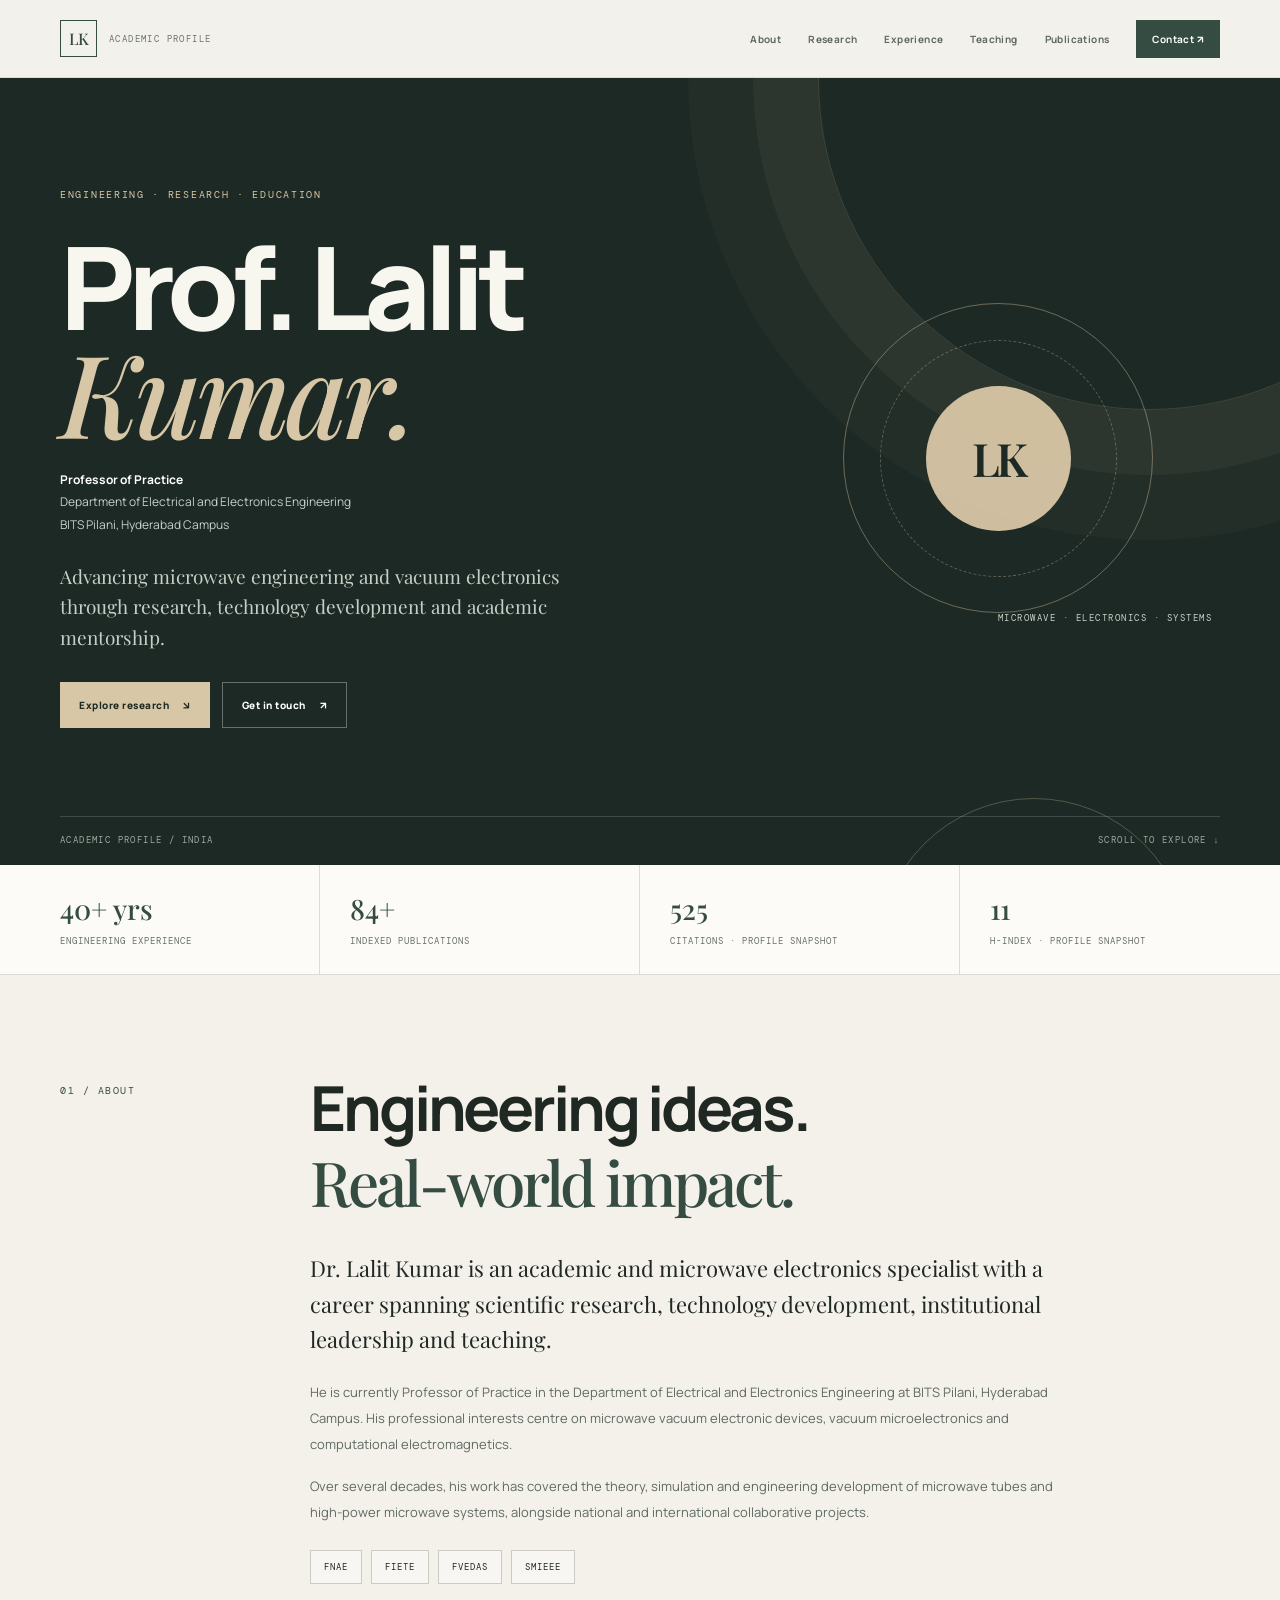
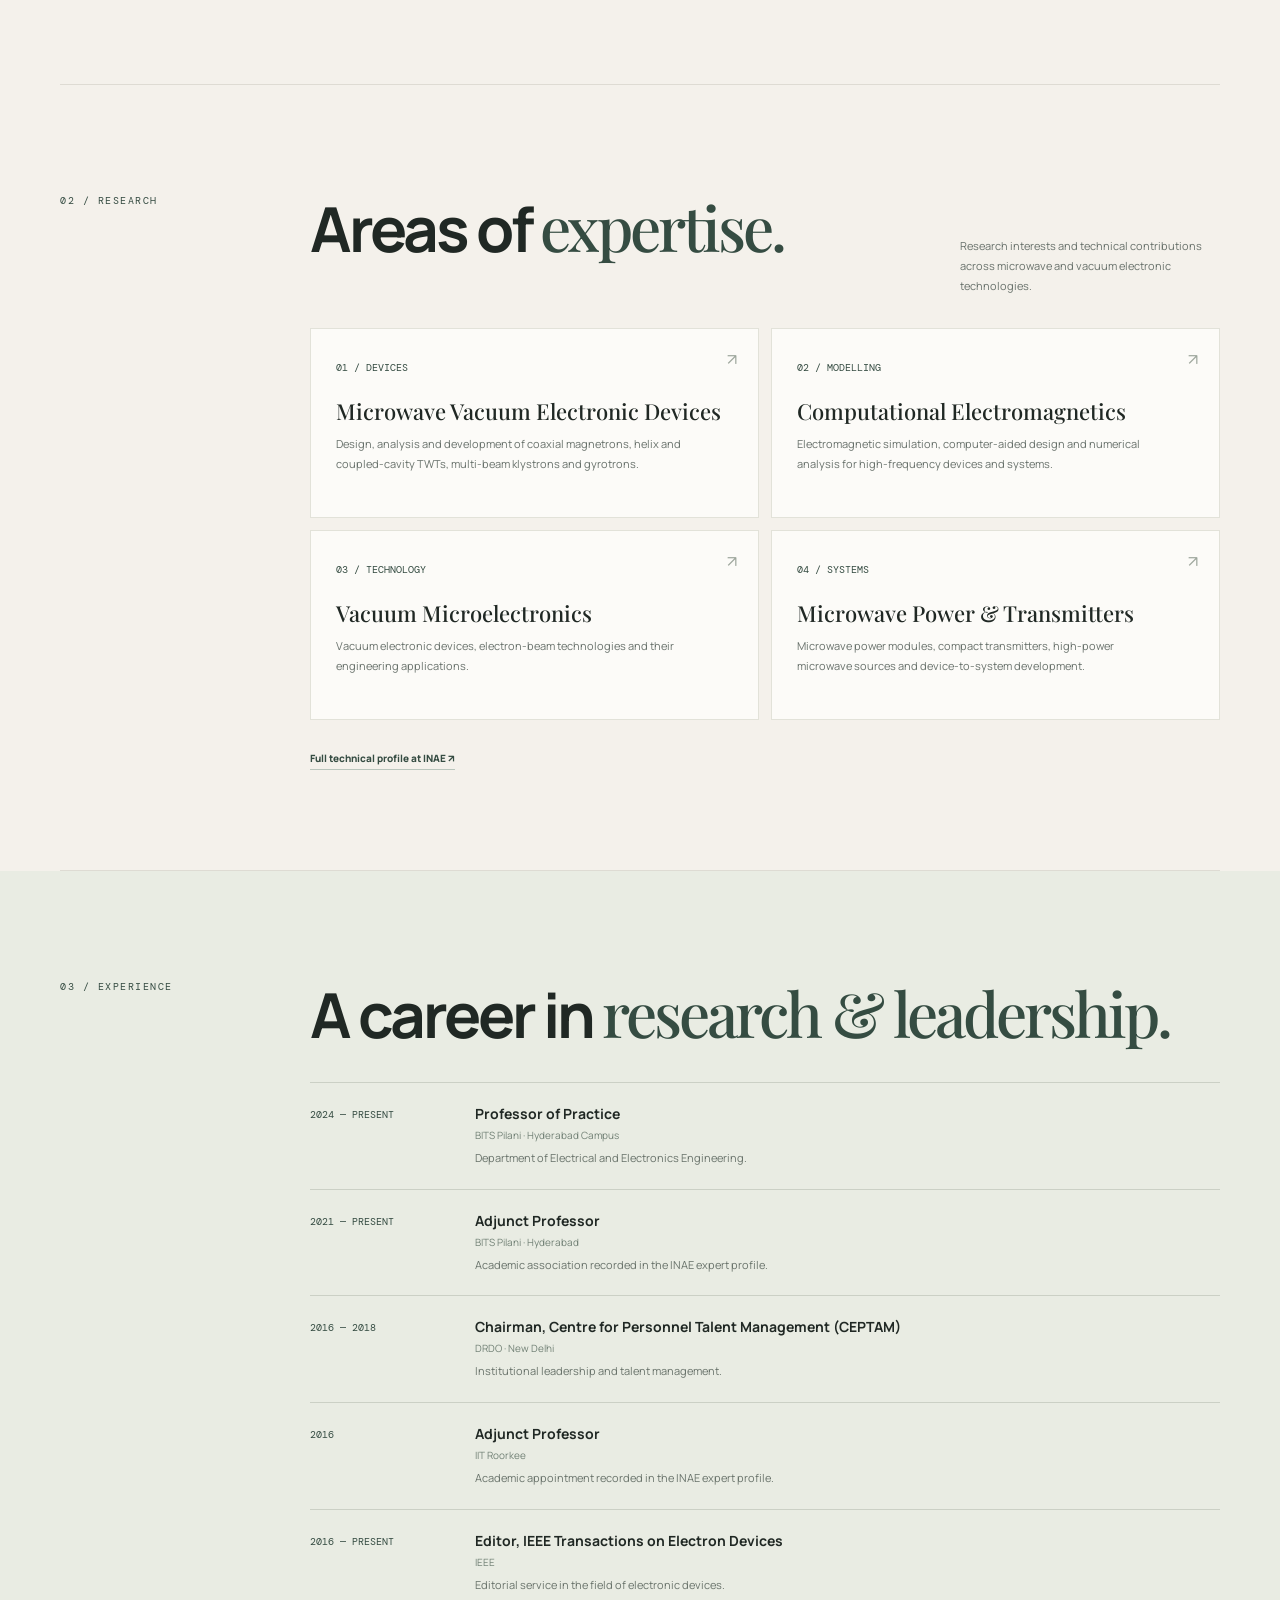
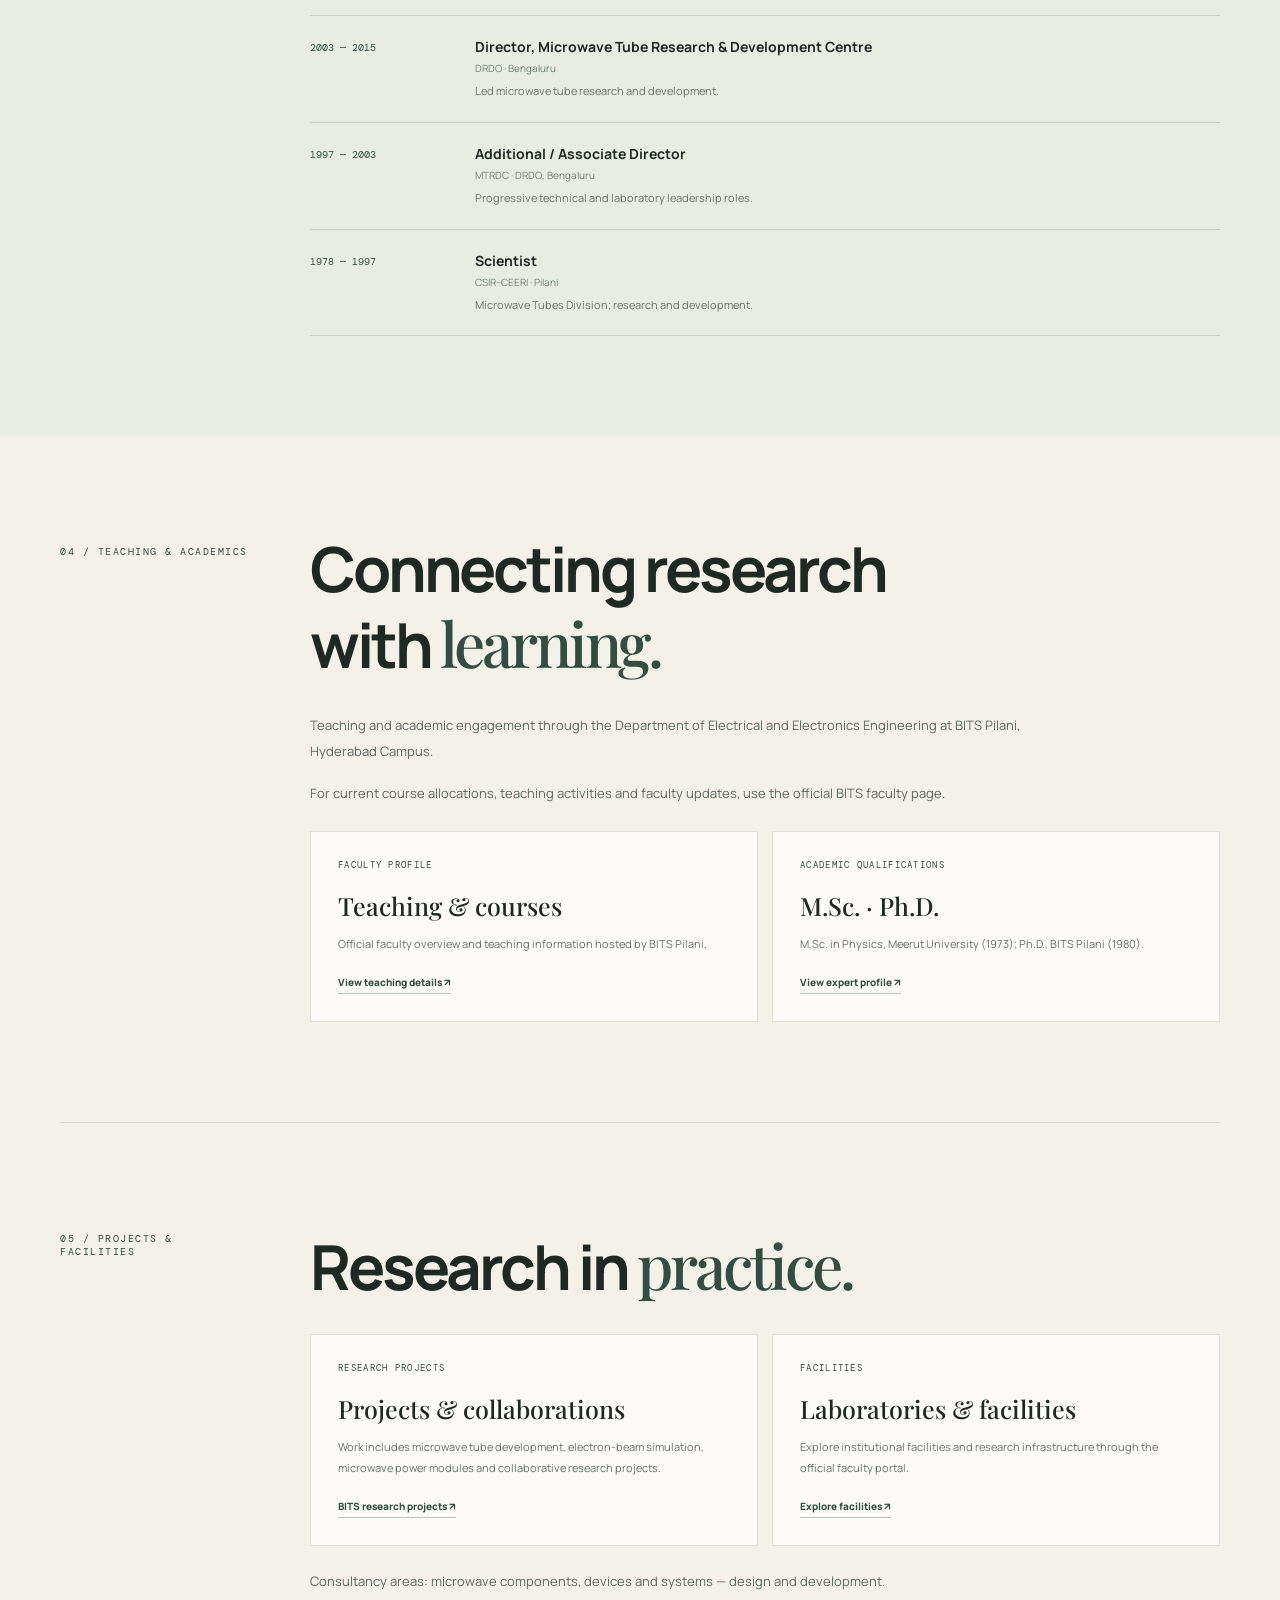
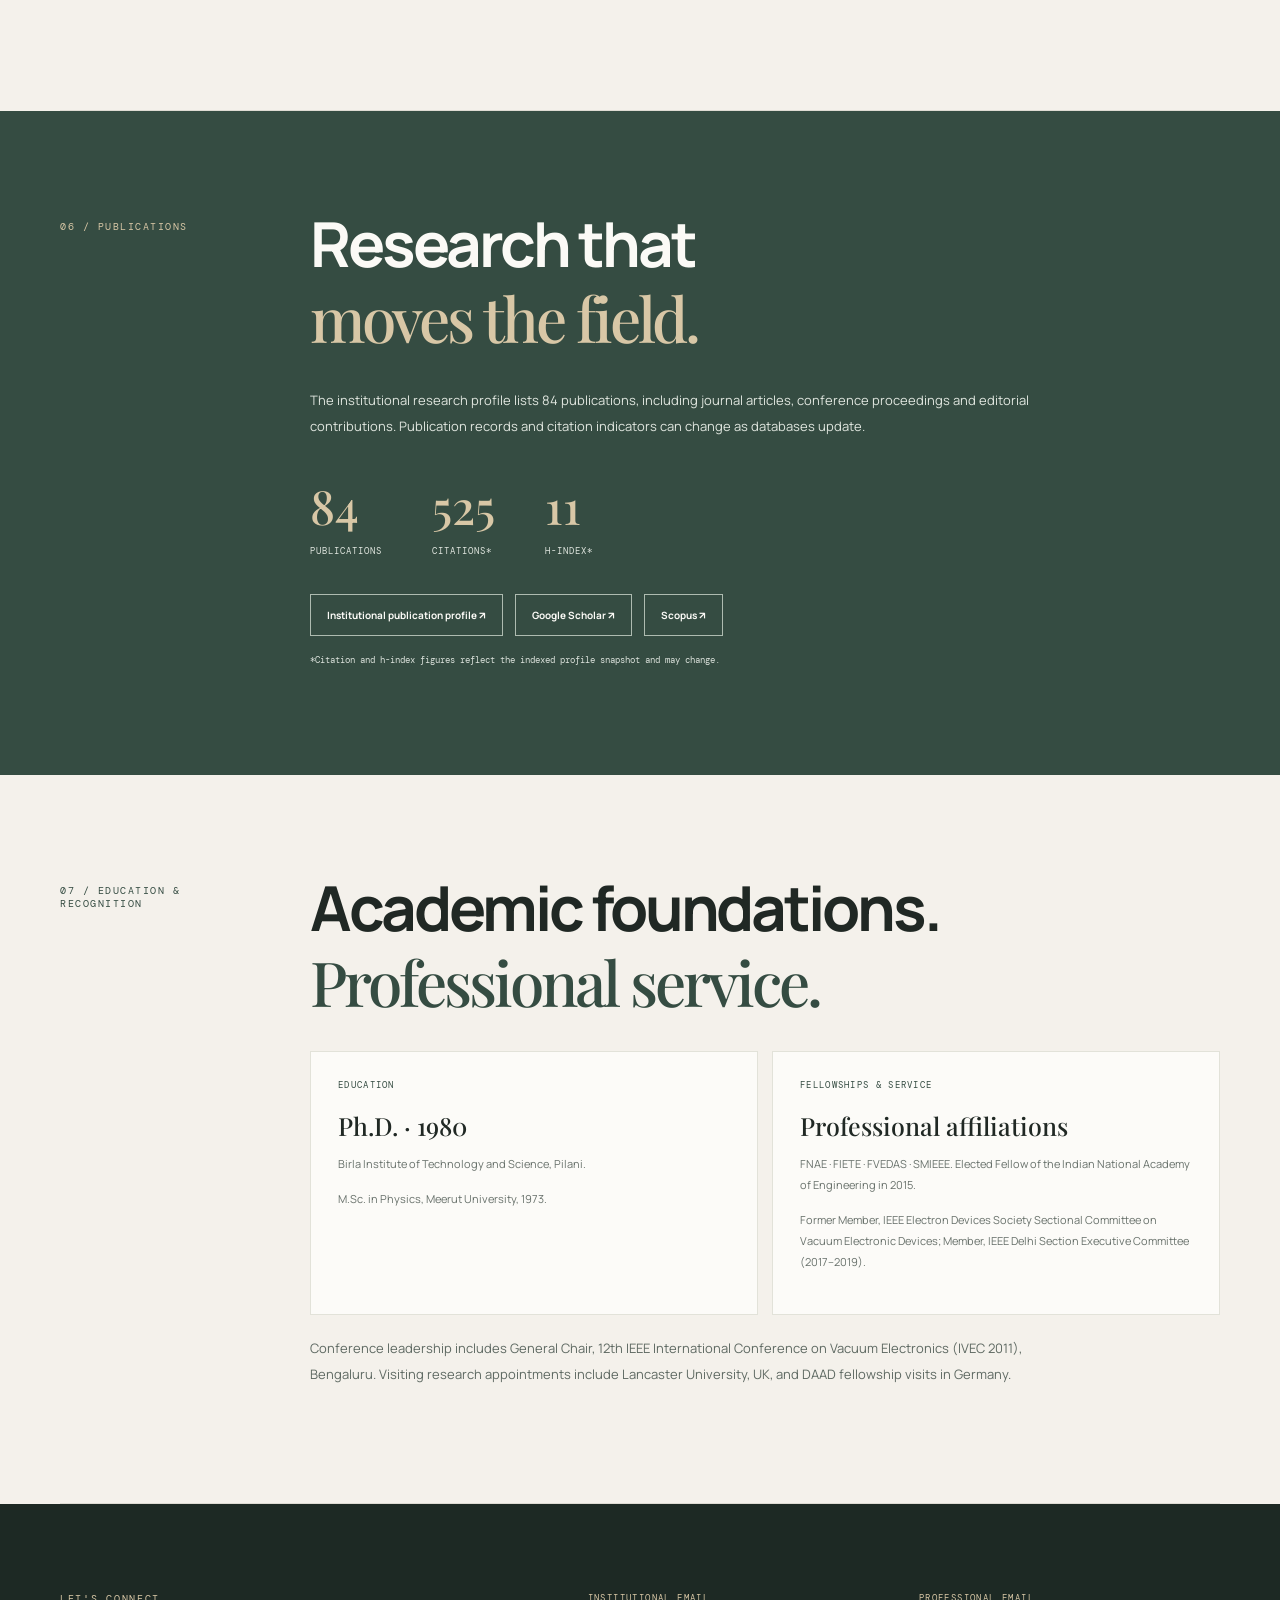
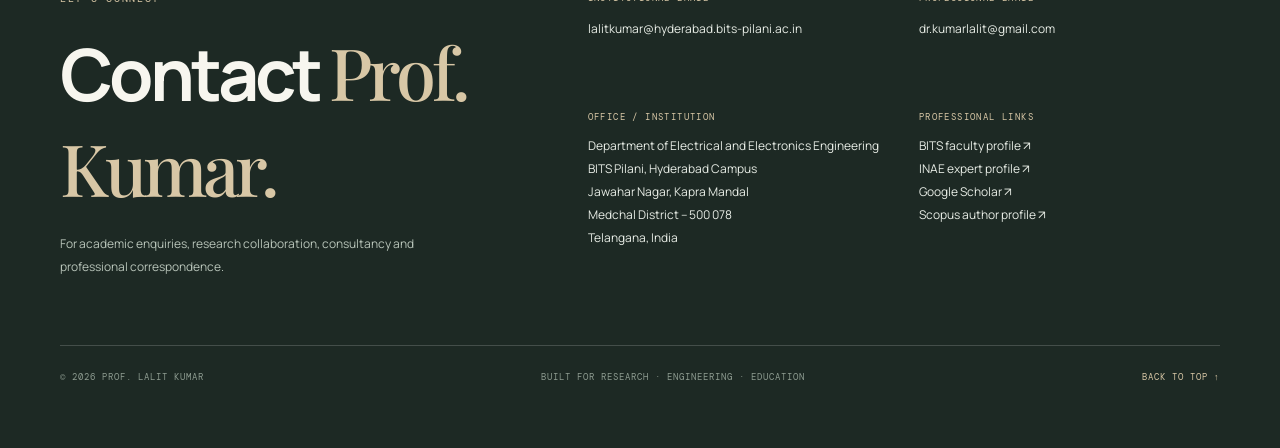
<file: index.html>
<!doctype html>
<html lang="en">
<head>
<meta charset="utf-8"><meta name="viewport" content="width=device-width,initial-scale=1">
<meta name="theme-color" content="#f3f1eb">
<meta name="description" content="Professor Lalit Kumar — microwave engineering, vacuum electronics and computational electromagnetics.">
<title>Prof. Lalit Kumar — Engineering, Research & Education</title>
<link rel="preconnect" href="https://fonts.googleapis.com"><link rel="preconnect" href="https://fonts.gstatic.com" crossorigin>
<link href="https://fonts.googleapis.com/css2?family=DM+Mono:wght@400;500&family=DM+Sans:wght@400;500;600;700&family=Manrope:wght@400;500;600;700;800&family=Playfair+Display:ital,wght@0,500;0,600;1,500&display=swap" rel="stylesheet">
<style>
:root{--paper:#f4f1eb;--white:#fcfbf8;--ink:#202824;--muted:#68716b;--line:#dedbd3;--blue:#354c42;--lime:#d8c7a6;--deep:#1d2924;--serif:'Playfair Display',Georgia,serif;--sans:'Manrope','DM Sans',Arial,sans-serif;--mono:'DM Mono',monospace}
*{box-sizing:border-box}html{scroll-behavior:smooth;scroll-padding-top:86px}body{margin:0;background:var(--paper);color:var(--ink);font-family:var(--sans);-webkit-font-smoothing:antialiased}a{color:inherit;text-decoration:none}a:focus-visible,button:focus-visible{outline:2px solid var(--blue);outline-offset:4px}.wrap{width:min(1160px,calc(100% - 72px));margin:auto}
header{height:78px;position:sticky;top:0;z-index:20;background:rgba(243,241,235,.93);backdrop-filter:blur(16px);border-bottom:1px solid var(--line)}.navrow{height:100%;display:flex;align-items:center;justify-content:space-between}.brand{display:flex;align-items:center;gap:12px;font-weight:700;font-size:10px;letter-spacing:1.3px}.brand-mark{width:37px;height:37px;display:grid;place-items:center;border:1px solid var(--blue);color:var(--blue);font:500 16px var(--serif);letter-spacing:-1px}.brand-label{color:#69736c;font:9px var(--mono);letter-spacing:1.4px}nav{display:flex;align-items:center;gap:27px}nav a{font-size:10px;font-weight:700;letter-spacing:.4px;color:#5e6861}nav a:hover,nav a.active{color:var(--blue)}.nav-contact{background:var(--blue);color:white;padding:12px 16px}.menu{display:none;background:none;border:0;font:700 10px var(--sans);letter-spacing:1px}
.hero{background:var(--deep);color:#f7f6ef;position:relative;overflow:hidden}.hero:before{content:"";position:absolute;width:660px;height:660px;border:1px solid #d8f36a24;border-radius:50%;right:-200px;top:-330px;box-shadow:0 0 0 65px #d8f36a0b,0 0 0 130px #d8f36a08}.hero:after{content:"";position:absolute;width:310px;height:310px;border:1px solid #d8f36a45;border-radius:50%;right:7%;bottom:-245px}.hero-grid{position:relative;z-index:1;display:grid;grid-template-columns:1.2fr .8fr;gap:50px;align-items:center;padding:110px 0 88px;min-height:590px}.eyebrow{font:10px var(--mono);letter-spacing:1.7px;text-transform:uppercase;color:var(--lime)}.hero h1{font:800 clamp(66px,9vw,116px)/.91 var(--sans);letter-spacing:-7px;margin:33px 0 25px}.hero h1 span{color:var(--lime);display:block;font-weight:500;font-family:var(--serif);font-style:italic;letter-spacing:-5px}.hero-role{font-size:12px;line-height:1.9;color:#c8d0c9}.hero-role strong{color:#fff;font-weight:700}.hero-intro{font:19px/1.6 var(--serif);color:#c6cec5;max-width:510px;margin:24px 0 30px}.hero-actions{display:flex;gap:12px;flex-wrap:wrap}.button{font-size:10px;font-weight:800;letter-spacing:.5px;padding:15px 19px;display:inline-flex;align-items:center;gap:14px}.button.lime{background:var(--lime);color:var(--deep)}.button.outline{border:1px solid #ffffff55;color:white}.hero-side{position:relative;min-height:355px;display:flex;align-items:center;justify-content:center}.orbit{width:310px;height:310px;border:1px solid #d8f36a55;border-radius:50%;display:flex;align-items:center;justify-content:center;position:relative}.orbit:before{content:"";position:absolute;width:235px;height:235px;border:1px dashed #d8f36a55;border-radius:50%}.orbit:after{content:"";position:absolute;width:145px;height:145px;background:var(--lime);border-radius:50%;opacity:.95}.orbit-word{position:relative;z-index:1;color:var(--deep);font:600 46px var(--serif);letter-spacing:-4px}.side-note{position:absolute;bottom:12px;right:8px;font:9px var(--mono);color:#c7d1c8;letter-spacing:1.5px}.hero-index{border-top:1px solid #ffffff27;display:flex;justify-content:space-between;padding:17px 0 19px;color:#9eaaa0;font:9px var(--mono);letter-spacing:1.4px}
.metrics{display:grid;grid-template-columns:repeat(4,1fr);border-bottom:1px solid var(--line);background:var(--white)}.metric{padding:25px 30px;border-right:1px solid var(--line)}.metric:first-child{padding-left:max(36px,calc((100vw - 1160px)/2))}.metric:last-child{border:0}.metric b{font:500 28px var(--serif);display:block;color:var(--blue)}.metric span{font:9px var(--mono);letter-spacing:1px;color:var(--muted);text-transform:uppercase}
.section{padding:100px 0;border-bottom:1px solid var(--line);display:grid;grid-template-columns:190px 1fr;gap:60px}.section-tag{font:10px var(--mono);letter-spacing:1.5px;color:var(--blue);text-transform:uppercase;padding-top:9px}.section h2{font:700 clamp(38px,5vw,62px)/1.05 var(--sans);letter-spacing:-3px;margin:0 0 28px}.section h2 em{font:500 1em var(--serif);color:var(--blue)}.lead{font:22px/1.6 var(--serif);max-width:750px;margin:0 0 22px}.bodycopy{font-size:13px;line-height:2;color:#5e6962;max-width:760px}.bodycopy p{margin:0 0 16px}.credential-row{display:flex;flex-wrap:wrap;gap:9px;margin-top:25px}.credential{padding:10px 13px;border:1px solid #c8ccc1;font:9px var(--mono);letter-spacing:1px;background:#ffffff5c}
.section-head{display:flex;justify-content:space-between;align-items:end;gap:30px;margin-bottom:32px}.section-head p{max-width:260px;color:var(--muted);font-size:11px;line-height:1.8;margin:0}.research-grid{display:grid;grid-template-columns:1fr 1fr;gap:12px}.research-card{background:var(--white);padding:25px 25px 27px;min-height:190px;border:1px solid #e2e2d9;position:relative;transition:transform .25s,border-color .25s}.research-card:hover{transform:translateY(-4px);border-color:var(--blue)}.research-card small{font:10px var(--mono);color:var(--blue)}.research-card h3{font:500 22px/1.25 var(--serif);margin:22px 0 9px}.research-card p{font-size:11px;line-height:1.8;color:var(--muted);margin:0;max-width:360px}.research-card .corner{position:absolute;right:21px;top:19px;color:#9da69c;font-size:16px}
.experience{background:#e9ece3}.experience .section{border:0}.timeline{border-top:1px solid #cbd0c5}.event{display:grid;grid-template-columns:145px 1fr;gap:20px;padding:21px 0;border-bottom:1px solid #cbd0c5}.date{font:10px var(--mono);color:var(--blue);padding-top:4px}.event h3{font-size:14px;margin:0 0 5px}.event .org{font-size:10px;color:#718075;margin:0 0 7px}.event p:last-child{font-size:11px;line-height:1.7;color:#69736b;margin:0}
.split{display:grid;grid-template-columns:1fr 1fr;gap:14px}.info-card{background:var(--white);padding:27px;border:1px solid #e2e2d9}.info-card .mini{font:9px var(--mono);color:var(--blue);letter-spacing:1.3px}.info-card h3{font:500 25px var(--serif);margin:18px 0 12px}.info-card p{font-size:11px;line-height:1.9;color:var(--muted);margin:0 0 14px}.textlink{display:inline-block;color:var(--blue);font-size:10px;font-weight:800;border-bottom:1px solid #b9c5bc;padding-bottom:4px}
.publication{background:var(--blue);color:white}.publication .section{border:0}.publication .section-tag{color:var(--lime)}.publication h2 em{color:var(--lime)}.publication .bodycopy{color:#dce2dc}.pubstats{display:flex;gap:50px;flex-wrap:wrap;margin:35px 0}.pubstats b{display:block;font:500 47px var(--serif);color:var(--lime)}.pubstats span{font:9px var(--mono);letter-spacing:1px;color:#d7dff8}.pub-links{display:flex;gap:12px;flex-wrap:wrap}.pub-links a{padding:13px 16px;border:1px solid #ffffff75;font-size:10px;font-weight:700}.pub-links a:hover{background:var(--lime);color:var(--deep);border-color:var(--lime)}
.contact{background:var(--deep);color:#f7f6ef;padding:88px 0 65px}.contact-top{display:grid;grid-template-columns:.85fr 1.15fr;gap:60px;padding-bottom:55px;border-bottom:1px solid #ffffff2c}.contact h2{font:700 clamp(42px,6vw,72px)/1 var(--sans);letter-spacing:-4px;margin:18px 0}.contact h2 em{font:500 1em var(--serif);color:var(--lime)}.contact-intro{color:#b8c4b9;font-size:12px;line-height:1.9;max-width:360px}.contact-details{display:grid;grid-template-columns:1fr 1fr;gap:30px}.contact-item small{font:9px var(--mono);letter-spacing:1.4px;color:var(--lime);display:block;margin-bottom:12px}.contact-item p,.contact-item a{font-size:12px;line-height:1.9;color:#e7ece5;margin:0;overflow-wrap:anywhere}.contact-item a:hover{color:var(--lime)}.contact-bottom{display:flex;justify-content:space-between;gap:20px;flex-wrap:wrap;padding-top:25px;color:#8e9c91;font:9px var(--mono);letter-spacing:1px}.contact-bottom a{color:var(--lime)}
@media(max-width:850px){.wrap{width:calc(100% - 48px)}nav{gap:15px}.hero-grid{gap:20px}.section{grid-template-columns:140px 1fr;gap:35px}.metric{padding:22px 16px}.metric:first-child{padding-left:24px}}
@media(max-width:650px){.wrap{width:calc(100% - 40px)}header{height:68px}.menu{display:block}nav{display:none;position:absolute;top:67px;left:0;right:0;background:var(--paper);padding:10px 20px 20px;flex-direction:column;align-items:stretch;gap:0;border-bottom:1px solid var(--line)}nav.open{display:flex}nav a{padding:13px 0;border-bottom:1px solid var(--line)}nav .nav-contact{margin-top:12px;text-align:center;padding:13px}.hero-grid{display:block;padding:76px 0 60px;min-height:0}.hero h1{font-size:clamp(61px,16vw,86px);letter-spacing:-4px;margin:27px 0 20px}.hero h1 span{letter-spacing:-3px}.hero-intro{font-size:17px}.hero-side{min-height:220px;margin-top:40px}.orbit{width:205px;height:205px}.orbit:before{width:155px;height:155px}.orbit:after{width:100px;height:100px}.orbit-word{font-size:33px}.side-note{right:0;bottom:0}.metrics{grid-template-columns:1fr 1fr}.metric{padding:19px 20px;border-bottom:1px solid var(--line)}.metric:first-child{padding-left:20px}.metric:nth-child(2){border-right:0}.metric b{font-size:25px}.section{display:block;padding:68px 0}.section-tag{margin-bottom:26px}.section h2{font-size:43px;letter-spacing:-2px}.lead{font-size:19px}.section-head{display:block}.section-head p{margin-top:15px}.research-grid,.split{grid-template-columns:1fr}.research-card{min-height:155px}.event{grid-template-columns:100px 1fr;gap:12px}.date{font-size:9px;line-height:1.6}.contact{padding:68px 0 35px}.contact-top{display:block;padding-bottom:35px}.contact h2{font-size:54px}.contact-details{margin-top:32px;grid-template-columns:1fr;gap:24px}.pubstats{gap:30px}.pubstats b{font-size:40px}.contact-bottom{font-size:8px}}
@media(prefers-reduced-motion:reduce){html{scroll-behavior:auto}.research-card{transition:none}}

/* Refined palette and finish: quiet forest, parchment and brushed champagne */
.hero:before{border-color:#d8c7a62b;box-shadow:0 0 0 65px #d8c7a60d,0 0 0 130px #d8c7a608}
.hero:after{border-color:#d8c7a64a}
.orbit{border-color:#d8c7a66b}.orbit:before{border-color:#d8c7a65c}.orbit:after{background:var(--lime)}
.orbit-word{color:var(--deep)}
.metric b{color:var(--blue)}
.section-tag,.research-card small,.date,.info-card .mini,.textlink{color:var(--blue)}
.research-card:hover{border-color:#89998d}
.publication{background:#354c42;color:#fbfaf6}
.publication .section-tag{color:var(--lime)}
.publication h2 em{color:var(--lime)}
.publication .bodycopy{color:#e0e6df}
.publication .pubstats b{color:var(--lime)}
.publication .pubstats span{color:#e0e6df}
.publication .pub-links a{border-color:#aebbb0;color:#fbfaf6}
.publication .pub-links a:hover{background:var(--lime);color:var(--deep);border-color:var(--lime)}
.contact{background:#1d2924}
.button.lime{background:var(--lime);color:#1d2924}
.nav-contact{background:var(--blue);color:#fff}
@media(max-width:650px){.brand-label{font-size:8px;letter-spacing:1.1px}}
</style>
</head>
<body>
<header><div class="wrap navrow"><a class="brand" href="#home" aria-label="Academic profile home"><span class="brand-mark">LK</span><span class="brand-label">ACADEMIC PROFILE</span></a><button class="menu" aria-expanded="false" aria-controls="nav">MENU</button><nav id="nav" aria-label="Main navigation"><a href="#about">About</a><a href="#research">Research</a><a href="#experience">Experience</a><a href="#teaching">Teaching</a><a href="#publications">Publications</a><a class="nav-contact" href="#contact">Contact ↗</a></nav></div></header>
<main>
<section class="hero" id="home"><div class="wrap hero-grid"><div><div class="eyebrow">ENGINEERING · RESEARCH · EDUCATION</div><h1>Prof. Lalit <span>Kumar.</span></h1><div class="hero-role"><strong>Professor of Practice</strong><br>Department of Electrical and Electronics Engineering<br>BITS Pilani, Hyderabad Campus</div><p class="hero-intro">Advancing microwave engineering and vacuum electronics through research, technology development and academic mentorship.</p><div class="hero-actions"><a class="button lime" href="#research">Explore research <span>↘</span></a><a class="button outline" href="#contact">Get in touch <span>↗</span></a></div></div><div class="hero-side"><div class="orbit"><span class="orbit-word">LK</span></div><div class="side-note">MICROWAVE · ELECTRONICS · SYSTEMS</div></div></div><div class="wrap hero-index"><span>ACADEMIC PROFILE / INDIA</span><span>SCROLL TO EXPLORE ↓</span></div></section>
<div class="metrics"><div class="metric"><b>40+ yrs</b><span>Engineering experience</span></div><div class="metric"><b>84+</b><span>Indexed publications</span></div><div class="metric"><b>525</b><span>Citations · profile snapshot</span></div><div class="metric"><b>11</b><span>H-index · profile snapshot</span></div></div>
<section class="section wrap" id="about"><div class="section-tag">01 / ABOUT</div><div><h2>Engineering ideas.<br><em>Real-world impact.</em></h2><p class="lead">Dr. Lalit Kumar is an academic and microwave electronics specialist with a career spanning scientific research, technology development, institutional leadership and teaching.</p><div class="bodycopy"><p>He is currently Professor of Practice in the Department of Electrical and Electronics Engineering at BITS Pilani, Hyderabad Campus. His professional interests centre on microwave vacuum electronic devices, vacuum microelectronics and computational electromagnetics.</p><p>Over several decades, his work has covered the theory, simulation and engineering development of microwave tubes and high-power microwave systems, alongside national and international collaborative projects.</p></div><div class="credential-row"><span class="credential">FNAE</span><span class="credential">FIETE</span><span class="credential">FVEDAS</span><span class="credential">SMIEEE</span></div></div></section>
<section class="section wrap" id="research"><div class="section-tag">02 / RESEARCH</div><div><div class="section-head"><h2>Areas of <em>expertise.</em></h2><p>Research interests and technical contributions across microwave and vacuum electronic technologies.</p></div><div class="research-grid"><article class="research-card"><small>01 / DEVICES</small><span class="corner">↗</span><h3>Microwave Vacuum Electronic Devices</h3><p>Design, analysis and development of coaxial magnetrons, helix and coupled-cavity TWTs, multi-beam klystrons and gyrotrons.</p></article><article class="research-card"><small>02 / MODELLING</small><span class="corner">↗</span><h3>Computational Electromagnetics</h3><p>Electromagnetic simulation, computer-aided design and numerical analysis for high-frequency devices and systems.</p></article><article class="research-card"><small>03 / TECHNOLOGY</small><span class="corner">↗</span><h3>Vacuum Microelectronics</h3><p>Vacuum electronic devices, electron-beam technologies and their engineering applications.</p></article><article class="research-card"><small>04 / SYSTEMS</small><span class="corner">↗</span><h3>Microwave Power & Transmitters</h3><p>Microwave power modules, compact transmitters, high-power microwave sources and device-to-system development.</p></article></div><div style="margin-top:25px"><a class="textlink" href="https://www.inae.in/expert-profile-view/?cid=1873" target="_blank" rel="noopener">Full technical profile at INAE ↗</a></div></div></section>
<section class="experience" id="experience"><div class="section wrap"><div class="section-tag">03 / EXPERIENCE</div><div><h2>A career in <em>research & leadership.</em></h2><div class="timeline"><article class="event"><span class="date">2024 — PRESENT</span><div><h3>Professor of Practice</h3><p class="org">BITS Pilani · Hyderabad Campus</p><p>Department of Electrical and Electronics Engineering.</p></div></article><article class="event"><span class="date">2021 — PRESENT</span><div><h3>Adjunct Professor</h3><p class="org">BITS Pilani · Hyderabad</p><p>Academic association recorded in the INAE expert profile.</p></div></article><article class="event"><span class="date">2016 — 2018</span><div><h3>Chairman, Centre for Personnel Talent Management (CEPTAM)</h3><p class="org">DRDO · New Delhi</p><p>Institutional leadership and talent management.</p></div></article><article class="event"><span class="date">2016</span><div><h3>Adjunct Professor</h3><p class="org">IIT Roorkee</p><p>Academic appointment recorded in the INAE expert profile.</p></div></article><article class="event"><span class="date">2016 — PRESENT</span><div><h3>Editor, IEEE Transactions on Electron Devices</h3><p class="org">IEEE</p><p>Editorial service in the field of electronic devices.</p></div></article><article class="event"><span class="date">2003 — 2015</span><div><h3>Director, Microwave Tube Research & Development Centre</h3><p class="org">DRDO · Bengaluru</p><p>Led microwave tube research and development.</p></div></article><article class="event"><span class="date">1997 — 2003</span><div><h3>Additional / Associate Director</h3><p class="org">MTRDC · DRDO, Bengaluru</p><p>Progressive technical and laboratory leadership roles.</p></div></article><article class="event"><span class="date">1978 — 1997</span><div><h3>Scientist</h3><p class="org">CSIR–CEERI · Pilani</p><p>Microwave Tubes Division; research and development.</p></div></article></div></div></div></section>
<section class="section wrap" id="teaching"><div class="section-tag">04 / TEACHING & ACADEMICS</div><div><h2>Connecting research<br>with <em>learning.</em></h2><div class="bodycopy"><p>Teaching and academic engagement through the Department of Electrical and Electronics Engineering at BITS Pilani, Hyderabad Campus.</p><p>For current course allocations, teaching activities and faculty updates, use the official BITS faculty page.</p></div><div class="split" style="margin-top:25px"><article class="info-card"><div class="mini">FACULTY PROFILE</div><h3>Teaching & courses</h3><p>Official faculty overview and teaching information hosted by BITS Pilani.</p><a class="textlink" href="https://www.bits-pilani.ac.in/hyderabad/teaching/?faculty=prof-lalit-kumar" target="_blank" rel="noopener">View teaching details ↗</a></article><article class="info-card"><div class="mini">ACADEMIC QUALIFICATIONS</div><h3>M.Sc. · Ph.D.</h3><p>M.Sc. in Physics, Meerut University (1973); Ph.D., BITS Pilani (1980).</p><a class="textlink" href="https://www.inae.in/expert-profile-view/?cid=1873" target="_blank" rel="noopener">View expert profile ↗</a></article></div></div></section>
<section class="section wrap" id="projects"><div class="section-tag">05 / PROJECTS & FACILITIES</div><div><h2>Research in <em>practice.</em></h2><div class="split"><article class="info-card"><div class="mini">RESEARCH PROJECTS</div><h3>Projects & collaborations</h3><p>Work includes microwave tube development, electron-beam simulation, microwave power modules and collaborative research projects.</p><a class="textlink" href="https://www.bits-pilani.ac.in/hyderabad/research-projects/?faculty=prof-lalit-kumar" target="_blank" rel="noopener">BITS research projects ↗</a></article><article class="info-card"><div class="mini">FACILITIES</div><h3>Laboratories & facilities</h3><p>Explore institutional facilities and research infrastructure through the official faculty portal.</p><a class="textlink" href="https://www.bits-pilani.ac.in/hyderabad/facilities/?faculty=prof-lalit-kumar" target="_blank" rel="noopener">Explore facilities ↗</a></article></div><div class="bodycopy" style="margin-top:22px"><p>Consultancy areas: microwave components, devices and systems — design and development.</p></div></div></section>
<section class="publication" id="publications"><div class="section wrap"><div class="section-tag">06 / PUBLICATIONS</div><div><h2>Research that<br><em>moves the field.</em></h2><p class="bodycopy">The institutional research profile lists 84 publications, including journal articles, conference proceedings and editorial contributions. Publication records and citation indicators can change as databases update.</p><div class="pubstats"><div><b>84</b><span>PUBLICATIONS</span></div><div><b>525</b><span>CITATIONS*</span></div><div><b>11</b><span>H-INDEX*</span></div></div><div class="pub-links"><a href="https://bits-pilani.irins.org/profile/612435" target="_blank" rel="noopener">Institutional publication profile ↗</a><a href="https://scholar.google.co.in/citations?user=hy_2NsUAAAAJ" target="_blank" rel="noopener">Google Scholar ↗</a><a href="https://www.scopus.com/authid/detail.uri?authorId=57550067500" target="_blank" rel="noopener">Scopus ↗</a></div><p style="font:9px var(--mono);color:#dce2dc;margin-top:18px">*Citation and h-index figures reflect the indexed profile snapshot and may change.</p></div></div></section>
<section class="section wrap" id="education"><div class="section-tag">07 / EDUCATION & RECOGNITION</div><div><h2>Academic foundations.<br><em>Professional service.</em></h2><div class="split"><article class="info-card"><div class="mini">EDUCATION</div><h3>Ph.D. · 1980</h3><p>Birla Institute of Technology and Science, Pilani.</p><p>M.Sc. in Physics, Meerut University, 1973.</p></article><article class="info-card"><div class="mini">FELLOWSHIPS & SERVICE</div><h3>Professional affiliations</h3><p>FNAE · FIETE · FVEDAS · SMIEEE. Elected Fellow of the Indian National Academy of Engineering in 2015.</p><p>Former Member, IEEE Electron Devices Society Sectional Committee on Vacuum Electronic Devices; Member, IEEE Delhi Section Executive Committee (2017–2019).</p></article></div><div class="bodycopy" style="margin-top:20px"><p>Conference leadership includes General Chair, 12th IEEE International Conference on Vacuum Electronics (IVEC 2011), Bengaluru. Visiting research appointments include Lancaster University, UK, and DAAD fellowship visits in Germany.</p></div></div></section>
<section class="contact" id="contact"><div class="wrap"><div class="contact-top"><div><div class="eyebrow">LET'S CONNECT</div><h2>Contact <em>Prof. Kumar.</em></h2><p class="contact-intro">For academic enquiries, research collaboration, consultancy and professional correspondence.</p></div><div class="contact-details"><div class="contact-item"><small>INSTITUTIONAL EMAIL</small><a href="mailto:lalitkumar@hyderabad.bits-pilani.ac.in">lalitkumar@hyderabad.bits-pilani.ac.in</a></div><div class="contact-item"><small>PROFESSIONAL EMAIL</small><a href="mailto:dr.kumarlalit@gmail.com">dr.kumarlalit@gmail.com</a></div><div class="contact-item"><small>OFFICE / INSTITUTION</small><p>Department of Electrical and Electronics Engineering<br>BITS Pilani, Hyderabad Campus<br>Jawahar Nagar, Kapra Mandal<br>Medchal District – 500 078<br>Telangana, India</p></div><div class="contact-item"><small>PROFESSIONAL LINKS</small><p><a href="https://www.bits-pilani.ac.in/hyderabad/lalit-kumar/" target="_blank" rel="noopener">BITS faculty profile ↗</a><br><a href="https://www.inae.in/expert-profile-view/?cid=1873" target="_blank" rel="noopener">INAE expert profile ↗</a><br><a href="https://scholar.google.co.in/citations?user=hy_2NsUAAAAJ" target="_blank" rel="noopener">Google Scholar ↗</a><br><a href="https://www.scopus.com/authid/detail.uri?authorId=57550067500" target="_blank" rel="noopener">Scopus author profile ↗</a></p></div></div></div><div class="contact-bottom"><span>© <span id="year">2026</span> PROF. LALIT KUMAR</span><span>BUILT FOR RESEARCH · ENGINEERING · EDUCATION</span><a href="#home">BACK TO TOP ↑</a></div></div></section>
</main>
<script>
const menu=document.querySelector('.menu'),nav=document.querySelector('#nav');menu.addEventListener('click',()=>{const open=nav.classList.toggle('open');menu.setAttribute('aria-expanded',String(open));menu.textContent=open?'CLOSE':'MENU'});nav.querySelectorAll('a').forEach(a=>a.addEventListener('click',()=>{nav.classList.remove('open');menu.setAttribute('aria-expanded','false');menu.textContent='MENU'}));const sections=[...document.querySelectorAll('main section[id]')],links=[...nav.querySelectorAll('a[href^="#"]')];if('IntersectionObserver'in window){const observer=new IntersectionObserver(entries=>entries.forEach(e=>{if(e.isIntersecting)links.forEach(a=>a.classList.toggle('active',a.hash==='#'+e.target.id))}),{rootMargin:'-25% 0px -65% 0px'});sections.forEach(s=>observer.observe(s))}
</script>
</body></html>
</file>
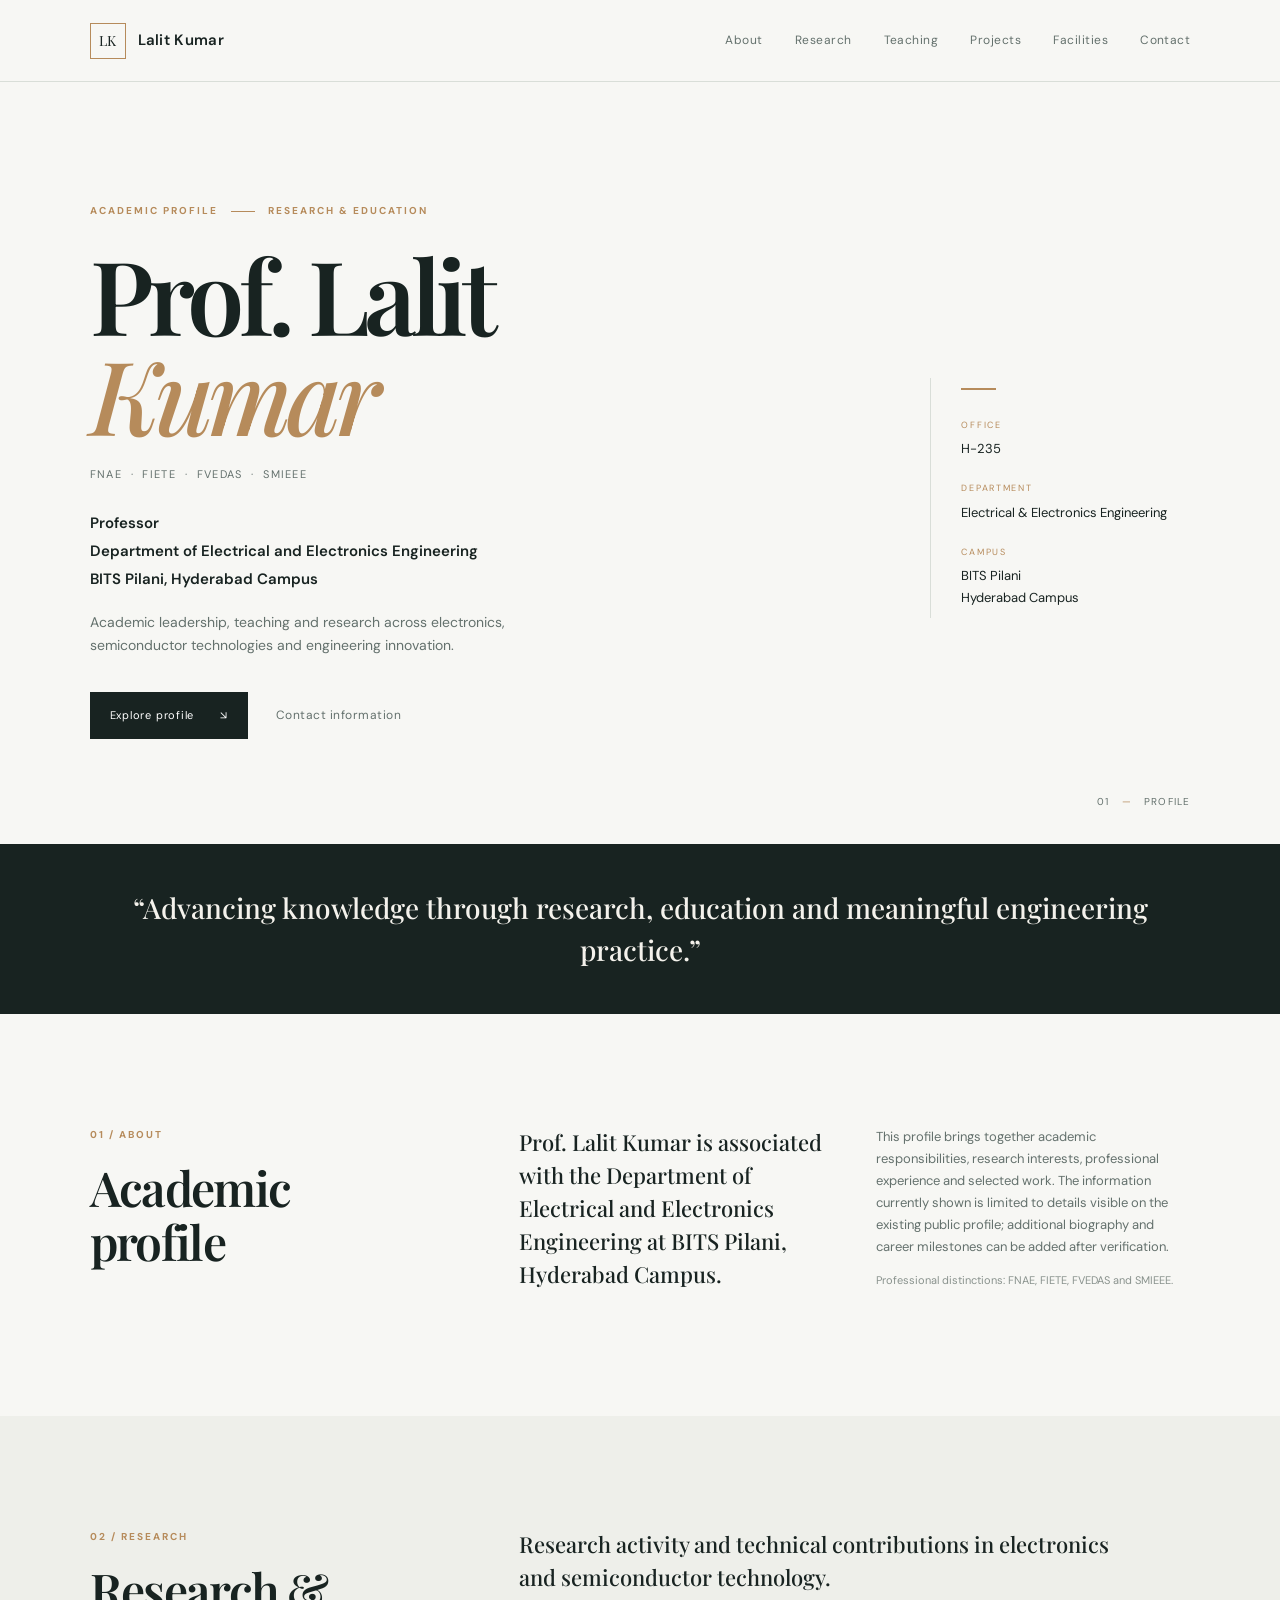
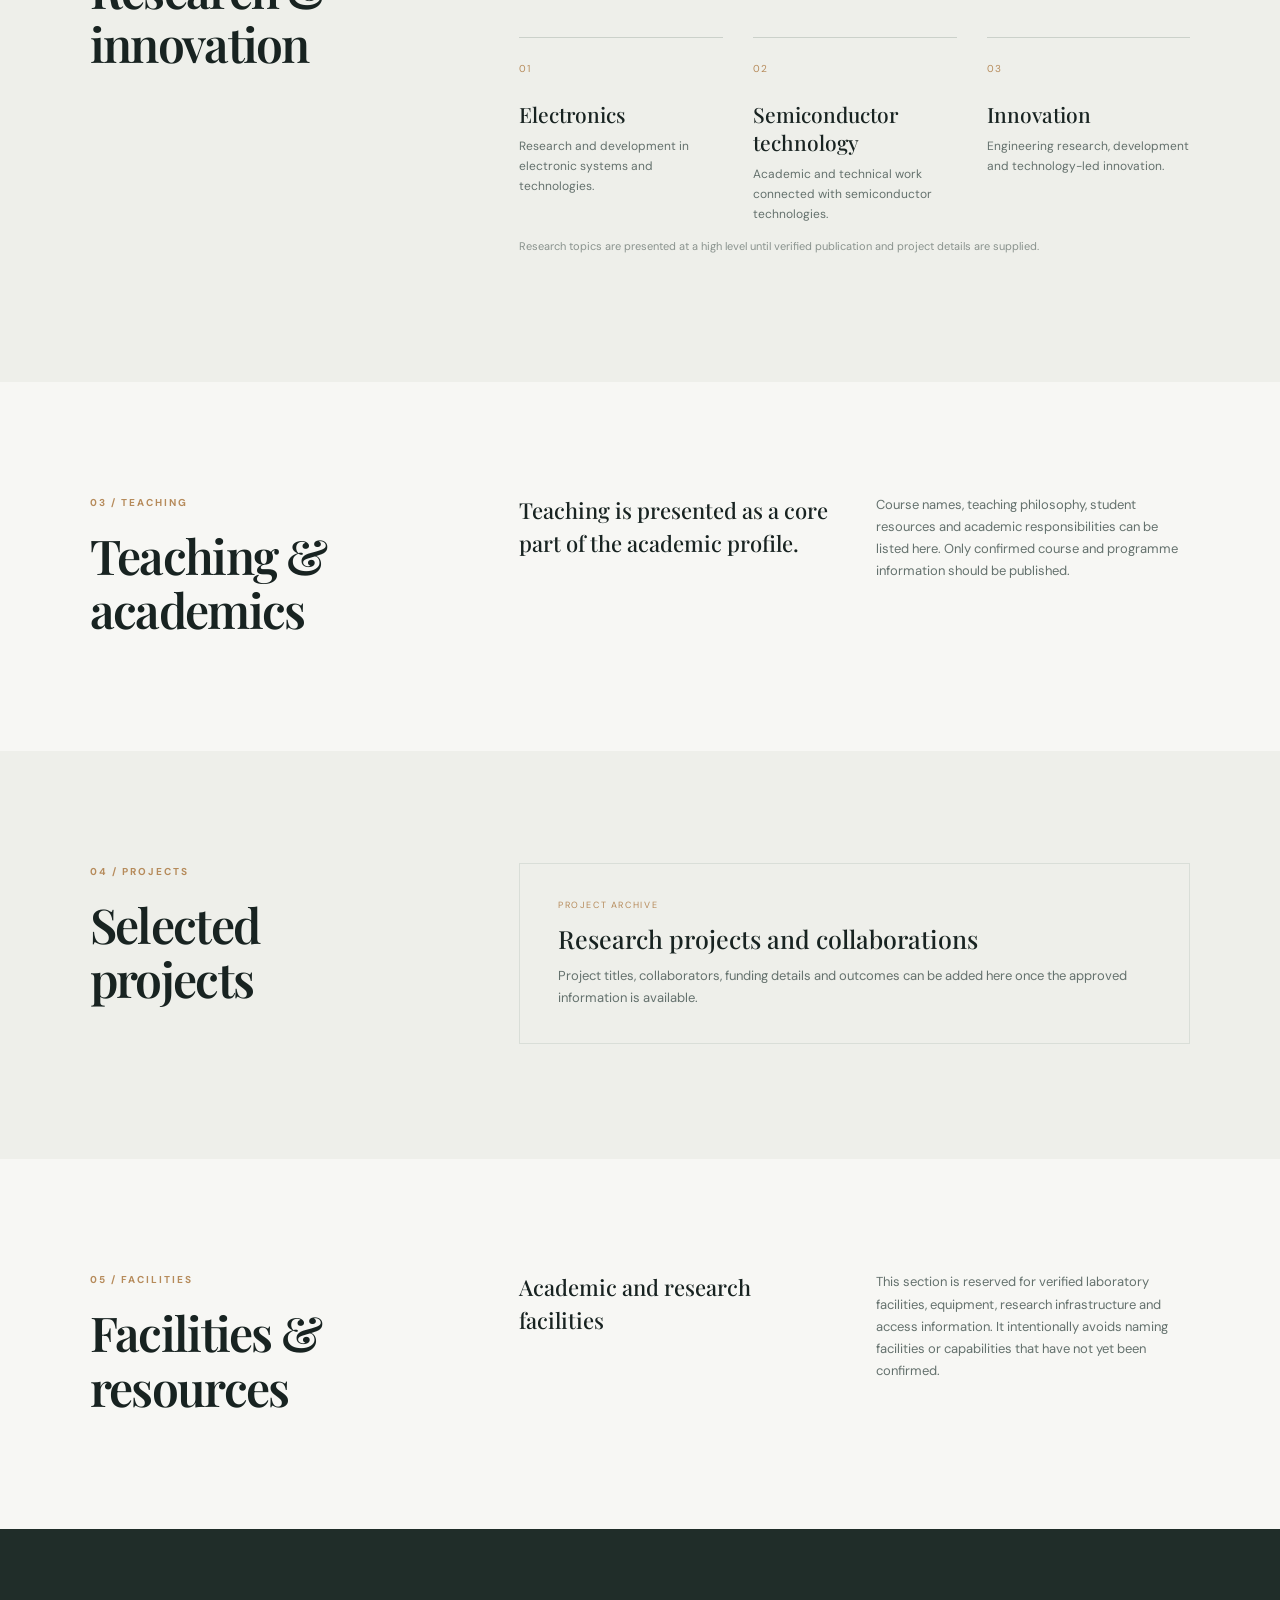
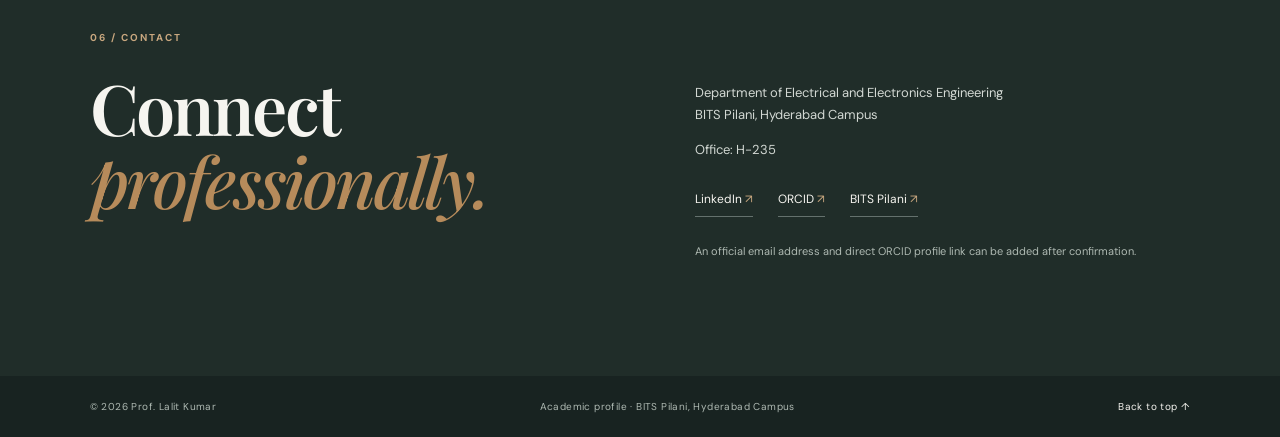
<file: lalit-kumar-portfolio/index.html>
<!doctype html>
<html lang="en">
<head>
  <meta charset="utf-8" />
  <meta name="viewport" content="width=device-width, initial-scale=1" />
  <meta name="theme-color" content="#f7f7f4" />
  <meta name="description" content="Academic profile of Prof. Lalit Kumar, Department of Electrical and Electronics Engineering, BITS Pilani Hyderabad Campus." />
  <title>Prof. Lalit Kumar | Academic Profile</title>
  <link rel="preconnect" href="https://fonts.googleapis.com">
  <link rel="preconnect" href="https://fonts.gstatic.com" crossorigin>
  <link href="https://fonts.googleapis.com/css2?family=DM+Sans:wght@400;500;600;700&family=Playfair+Display:wght@500;600;700&display=swap" rel="stylesheet">
  <link rel="stylesheet" href="styles.css" />
</head>
<body>
  <header class="site-header">
    <a class="brand" href="#home" aria-label="Prof. Lalit Kumar home">
      <span class="brand-mark">LK</span>
      <span class="brand-name">Lalit Kumar</span>
    </a>
    <nav class="main-nav" aria-label="Main navigation">
      <a href="#about">About</a>
      <a href="#research">Research</a>
      <a href="#teaching">Teaching</a>
      <a href="#projects">Projects</a>
      <a href="#facilities">Facilities</a>
      <a href="#contact">Contact</a>
    </nav>
  </header>

  <main>
    <section class="hero section-shell" id="home">
      <div class="hero-copy">
        <p class="eyebrow">ACADEMIC PROFILE <span></span> RESEARCH &amp; EDUCATION</p>
        <h1>Prof. Lalit<br><em>Kumar</em></h1>
        <p class="credentials">FNAE&nbsp; · &nbsp;FIETE&nbsp; · &nbsp;FVEDAS&nbsp; · &nbsp;SMIEEE</p>
        <p class="role">Professor<br>Department of Electrical and Electronics Engineering<br>BITS Pilani, Hyderabad Campus</p>
        <p class="intro">Academic leadership, teaching and research across electronics, semiconductor technologies and engineering innovation.</p>
        <div class="hero-actions">
          <a class="button button-dark" href="#about">Explore profile <span>↘</span></a>
          <a class="text-link" href="#contact">Contact information</a>
        </div>
      </div>
      <aside class="hero-note" aria-label="Institution and office information">
        <div class="note-rule"></div>
        <p class="note-label">OFFICE</p>
        <p class="note-value">H-235</p>
        <p class="note-label">DEPARTMENT</p>
        <p class="note-value">Electrical &amp; Electronics Engineering</p>
        <p class="note-label">CAMPUS</p>
        <p class="note-value">BITS Pilani<br>Hyderabad Campus</p>
      </aside>
      <div class="hero-index">01 <span>—</span> PROFILE</div>
    </section>

    <section class="intro-band">
      <p>“Advancing knowledge through research, education and meaningful engineering practice.”</p>
    </section>

    <section class="content-section section-shell" id="about">
      <div class="section-heading"><p class="eyebrow">01 / ABOUT</p><h2>Academic profile</h2></div>
      <div class="section-body two-column">
        <p class="lead">Prof. Lalit Kumar is associated with the Department of Electrical and Electronics Engineering at BITS Pilani, Hyderabad Campus.</p>
        <div><p>This profile brings together academic responsibilities, research interests, professional experience and selected work. The information currently shown is limited to details visible on the existing public profile; additional biography and career milestones can be added after verification.</p><p class="small-note">Professional distinctions: FNAE, FIETE, FVEDAS and SMIEEE.</p></div>
      </div>
    </section>

    <section class="content-section section-shell section-tint" id="research">
      <div class="section-heading"><p class="eyebrow">02 / RESEARCH</p><h2>Research &amp; innovation</h2></div>
      <div class="section-body">
        <p class="lead narrow">Research activity and technical contributions in electronics and semiconductor technology.</p>
        <div class="topic-grid">
          <article class="topic"><span>01</span><h3>Electronics</h3><p>Research and development in electronic systems and technologies.</p></article>
          <article class="topic"><span>02</span><h3>Semiconductor technology</h3><p>Academic and technical work connected with semiconductor technologies.</p></article>
          <article class="topic"><span>03</span><h3>Innovation</h3><p>Engineering research, development and technology-led innovation.</p></article>
        </div>
        <p class="small-note">Research topics are presented at a high level until verified publication and project details are supplied.</p>
      </div>
    </section>

    <section class="content-section section-shell" id="teaching">
      <div class="section-heading"><p class="eyebrow">03 / TEACHING</p><h2>Teaching &amp; academics</h2></div>
      <div class="section-body two-column">
        <p class="lead">Teaching is presented as a core part of the academic profile.</p>
        <p>Course names, teaching philosophy, student resources and academic responsibilities can be listed here. Only confirmed course and programme information should be published.</p>
      </div>
    </section>

    <section class="content-section section-shell section-tint" id="projects">
      <div class="section-heading"><p class="eyebrow">04 / PROJECTS</p><h2>Selected projects</h2></div>
      <div class="section-body">
        <div class="empty-state"><p class="empty-kicker">PROJECT ARCHIVE</p><h3>Research projects and collaborations</h3><p>Project titles, collaborators, funding details and outcomes can be added here once the approved information is available.</p></div>
      </div>
    </section>

    <section class="content-section section-shell" id="facilities">
      <div class="section-heading"><p class="eyebrow">05 / FACILITIES</p><h2>Facilities &amp; resources</h2></div>
      <div class="section-body two-column">
        <p class="lead">Academic and research facilities</p>
        <p>This section is reserved for verified laboratory facilities, equipment, research infrastructure and access information. It intentionally avoids naming facilities or capabilities that have not yet been confirmed.</p>
      </div>
    </section>

    <section class="contact-section" id="contact">
      <div class="section-shell contact-inner">
        <div><p class="eyebrow">06 / CONTACT</p><h2>Connect<br><em>professionally.</em></h2></div>
        <div class="contact-details">
          <p>Department of Electrical and Electronics Engineering<br>BITS Pilani, Hyderabad Campus</p>
          <p>Office: H-235</p>
          <div class="contact-links">
            <a href="https://www.linkedin.com/in/dr-lalitkumar" target="_blank" rel="noreferrer">LinkedIn <span>↗</span></a>
            <a href="https://orcid.org/" target="_blank" rel="noreferrer">ORCID <span>↗</span></a>
            <a href="https://www.bits-pilani.ac.in/hyderabad/" target="_blank" rel="noreferrer">BITS Pilani <span>↗</span></a>
          </div>
          <p class="small-note">An official email address and direct ORCID profile link can be added after confirmation.</p>
        </div>
      </div>
    </section>
  </main>

  <footer class="site-footer"><div class="section-shell"><span>© <span id="year"></span> Prof. Lalit Kumar</span><span>Academic profile · BITS Pilani, Hyderabad Campus</span><a href="#home">Back to top ↑</a></div></footer>
  <script src="script.js"></script>
</body>
</html>
</file>
<file: lalit-kumar-portfolio/styles.css>
:root{--ink:#182321;--muted:#64716d;--paper:#f7f7f4;--soft:#eeefea;--line:#d9ded8;--accent:#b68b5b;--serif:'Playfair Display',Georgia,serif;--sans:'DM Sans',Arial,sans-serif}*{box-sizing:border-box}html{scroll-behavior:smooth;scroll-padding-top:92px}body{margin:0;background:var(--paper);color:var(--ink);font-family:var(--sans);font-size:15px;line-height:1.7;-webkit-font-smoothing:antialiased}.site-header{height:82px;padding:0 clamp(22px,7vw,110px);display:flex;align-items:center;justify-content:space-between;border-bottom:1px solid var(--line);background:rgba(247,247,244,.94);position:sticky;top:0;z-index:20;backdrop-filter:blur(12px)}.brand{display:flex;align-items:center;gap:12px;color:var(--ink);text-decoration:none}.brand-mark{width:36px;height:36px;border:1px solid var(--accent);display:grid;place-items:center;font-family:var(--serif);font-size:14px}.brand-name{font-weight:600;letter-spacing:.02em}.main-nav{display:flex;gap:clamp(14px,2.5vw,34px);align-items:center}.main-nav a,.text-link{color:var(--muted);font-size:12px;text-decoration:none;letter-spacing:.04em;transition:color .2s}.main-nav a:hover,.text-link:hover{color:var(--accent)}.section-shell{width:min(1120px,86%);margin-inline:auto}.hero{min-height:660px;padding-top:120px;padding-bottom:105px;position:relative;display:grid;grid-template-columns:1fr 260px;align-items:center;gap:9%}.eyebrow{font-size:10px;letter-spacing:.2em;font-weight:700;color:var(--accent);margin:0 0 25px}.eyebrow span{display:inline-block;width:24px;height:1px;background:var(--accent);vertical-align:middle;margin:0 9px}.hero h1{font:600 clamp(58px,8vw,104px)/.98 var(--serif);letter-spacing:-.055em;margin:0 0 20px}.hero h1 em,.contact-section h2 em{font-weight:500;color:var(--accent)}.credentials{font-size:11px;letter-spacing:.12em;color:var(--muted);margin:0 0 27px}.role{font-size:15px;line-height:1.85;font-weight:600;margin:0 0 17px}.intro{max-width:510px;color:var(--muted);font-size:14px}.hero-actions{display:flex;align-items:center;gap:28px;margin-top:34px}.button{display:inline-flex;gap:26px;align-items:center;text-decoration:none;padding:14px 20px;font-size:11px;letter-spacing:.07em}.button-dark{background:var(--ink);color:white}.button-dark:hover{background:#34443f}.hero-note{border-left:1px solid var(--line);padding:10px 0 10px 30px;margin-top:55px}.note-rule{width:35px;height:2px;background:var(--accent);margin-bottom:28px}.note-label{font-size:9px;letter-spacing:.19em;color:var(--accent);margin:22px 0 5px}.note-value{font-size:13px;line-height:1.65;margin:0;color:var(--ink)}.hero-index{position:absolute;bottom:34px;right:0;color:var(--muted);font-size:10px;letter-spacing:.12em}.hero-index span{color:var(--accent);padding:0 8px}.intro-band{background:var(--ink);color:#f4f2ec;padding:43px 7%;text-align:center}.intro-band p{font:500 clamp(19px,2.4vw,28px)/1.5 var(--serif);margin:0}.content-section{padding-top:112px;padding-bottom:115px;display:grid;grid-template-columns:31% 1fr;gap:8%}.section-heading h2{font:600 clamp(34px,4vw,48px)/1.13 var(--serif);letter-spacing:-.035em;margin:0}.section-heading .eyebrow{margin-bottom:17px}.section-body p{margin-top:0}.two-column{display:grid;grid-template-columns:1fr 1fr;gap:42px}.lead{font:500 22px/1.5 var(--serif);color:var(--ink);margin:0}.section-body p:not(.lead){color:var(--muted);font-size:13px}.small-note{font-size:11px!important;color:#89928d!important;margin-top:25px}.section-tint{width:100%;padding-left:7%;padding-right:7%;background:var(--soft)}.section-tint .section-heading,.section-tint .section-body{max-width:1120px}.section-tint .section-heading{justify-self:end;width:100%;padding-left:0}.section-tint .section-body{width:100%}.narrow{max-width:600px}.topic-grid{display:grid;grid-template-columns:repeat(3,1fr);gap:30px;margin-top:43px}.topic{border-top:1px solid #cbd1ca;padding-top:17px}.topic span{font-size:10px;color:var(--accent);letter-spacing:.1em}.topic h3{font:500 21px var(--serif);margin:19px 0 8px}.topic p{font-size:12px!important;line-height:1.7}.empty-state{border:1px solid var(--line);padding:34px 38px;max-width:680px}.empty-kicker{font-size:9px!important;letter-spacing:.18em;color:var(--accent)!important}.empty-state h3{font:500 25px var(--serif);margin:7px 0 10px}.empty-state p:last-child{margin:0}.contact-section{background:#202d29;color:#f6f5f0;padding:100px 0 105px}.contact-inner{display:grid;grid-template-columns:1fr 1fr;gap:10%;align-items:start}.contact-section .eyebrow{color:#c8a77f}.contact-section h2{font:600 clamp(42px,6vw,70px)/1.05 var(--serif);letter-spacing:-.04em;margin:0}.contact-details{padding-top:40px}.contact-details p{font-size:13px;color:#d2d8d3}.contact-links{display:flex;flex-wrap:wrap;gap:25px;margin-top:28px}.contact-links a{color:#f6f5f0;text-decoration:none;font-size:12px;border-bottom:1px solid #64716d;padding-bottom:6px}.contact-links a:hover{color:#d7b58c}.contact-links span{color:#c8a77f}.contact-section .small-note{color:#aeb9b2!important}.site-footer{background:#182321;color:#aeb9b2;font-size:10px;letter-spacing:.04em;padding:22px 0}.site-footer .section-shell{display:flex;justify-content:space-between;gap:20px}.site-footer a{color:#f6f5f0;text-decoration:none}@media(max-width:800px){.site-header{height:auto;min-height:76px;padding:15px 6%;align-items:flex-start;gap:16px;flex-direction:column}.main-nav{width:100%;overflow-x:auto;gap:23px;padding:3px 0 7px;white-space:nowrap}.main-nav a{font-size:11px}.hero{min-height:auto;padding-top:78px;padding-bottom:100px;grid-template-columns:1fr;gap:45px}.hero-note{margin:0;max-width:360px}.hero-index{bottom:35px}.content-section{grid-template-columns:1fr;gap:32px;padding-top:78px;padding-bottom:82px}.section-tint{padding-left:7%;padding-right:7%}.two-column{gap:20px}.topic-grid{grid-template-columns:1fr;gap:23px}.topic{padding-top:14px}.contact-inner{grid-template-columns:1fr;gap:25px}.contact-details{padding-top:0}.site-footer .section-shell{flex-direction:column;gap:8px}}@media(max-width:480px){.section-shell{width:88%}.hero h1{font-size:62px}.hero-actions{gap:18px;flex-wrap:wrap}.two-column{grid-template-columns:1fr}.intro-band{padding:34px 7%}.content-section{padding-top:65px;padding-bottom:68px}.contact-section{padding:72px 0}.site-footer{font-size:9px}}
</file>
